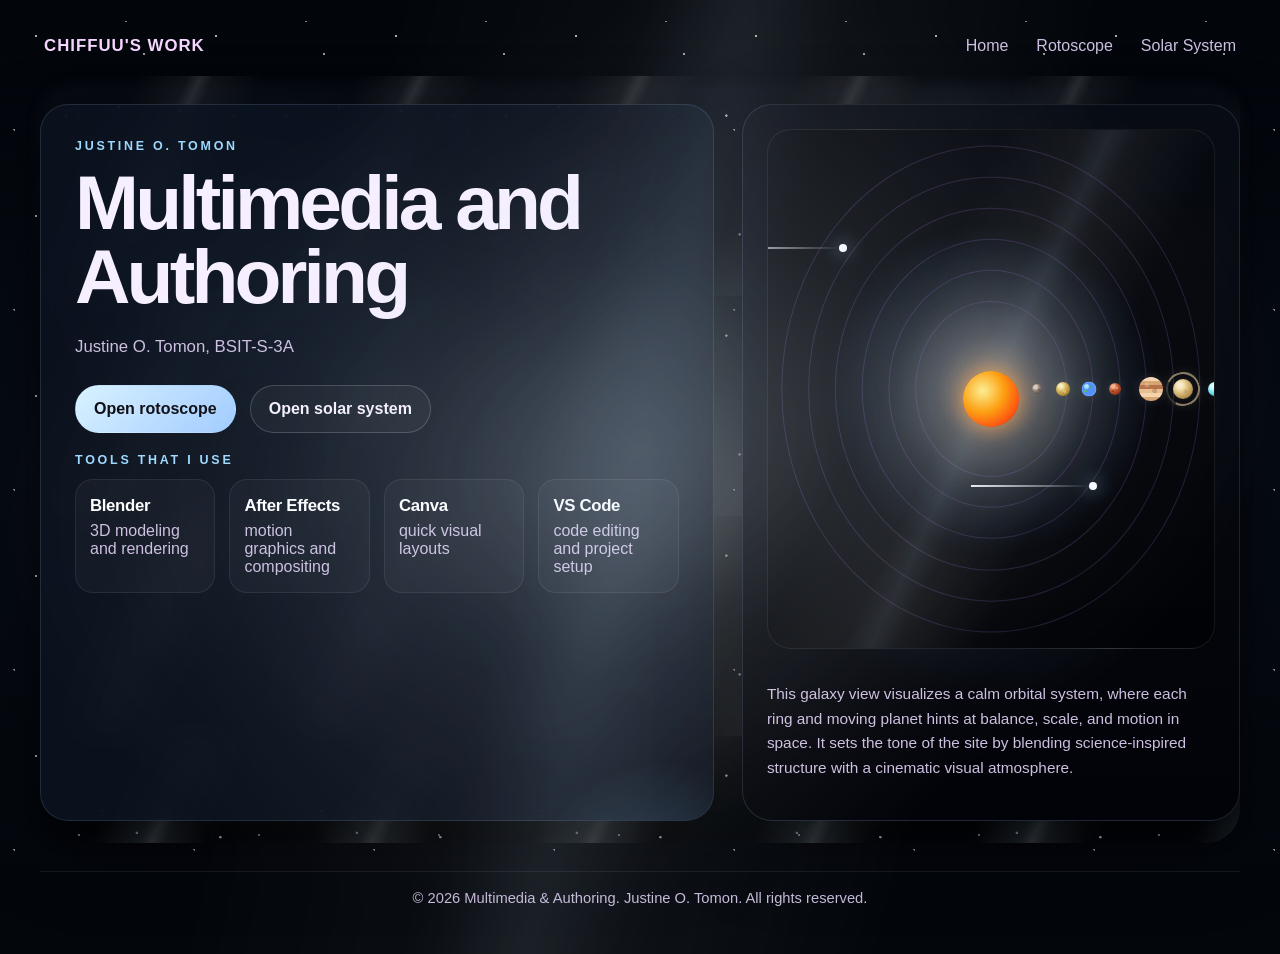
<file: index.html>
<!DOCTYPE html>
<html lang="en">
  <head>
    <meta charset="utf-8" />
    <meta name="viewport" content="width=device-width, initial-scale=1" />
    <title>Chiffuu's Home</title>
    <meta
      name="description"
      content="A three-page creative studio site with a home page, rotoscope page, and solar system page."
    />
    <link rel="stylesheet" href="styles.css" />
  </head>
  <body>
    <div class="page-shell">
      <header class="topbar">
        <a class="brand" href="index.html" aria-label="Chiffuu's work home">Chiffuu's work</a>
        <nav class="nav" aria-label="Primary">
          <a aria-current="page" href="index.html">Home</a>
          <a href="rotoscope.html">Rotoscope</a>
          <a href="solar-system.html">Solar System</a>
        </nav>
      </header>

      <main>
        <section class="hero home-hero">
          <div class="hero-copy">
            <p class="eyebrow">JUSTINE O. TOMON</p>
            <h1>Multimedia and Authoring</h1>
            <p class="hero-text">Justine O. Tomon, BSIT-S-3A</p>

            <div class="hero-actions">
              <a class="button button-primary" href="rotoscope.html">Open rotoscope</a>
              <a class="button button-secondary" href="solar-system.html">Open solar system</a>
            </div>

            <p class="eyebrow tools-heading">tools that i use</p>
            <ul class="stats tools-list" aria-label="Featured tools">
              <li>
                <span>Blender</span>
                <strong>3D modeling and rendering</strong>
              </li>
              <li>
                <span>After Effects</span>
                <strong>motion graphics and compositing</strong>
              </li>
              <li>
                <span>Canva</span>
                <strong>quick visual layouts</strong>
              </li>
              <li>
                <span>VS Code</span>
                <strong>code editing and project setup</strong>
              </li>
            </ul>
          </div>

          <aside class="orbit-card home-card galaxy-card" aria-label="Animated galaxy preview">
            <div class="galaxy-stage" aria-hidden="true">
              <div class="galaxy-glow"></div>
              <div class="sun sun-home"></div>
              <span class="orbit orbit-1"></span>
              <span class="orbit orbit-2"></span>
              <span class="orbit orbit-3"></span>
              <span class="orbit orbit-4"></span>
              <span class="orbit orbit-5"></span>
              <span class="orbit orbit-6"></span>

              <div class="planet-track track-mercury"><span class="planet mercury"></span></div>
              <div class="planet-track track-venus"><span class="planet venus"></span></div>
              <div class="planet-track track-earth"><span class="planet earth"></span></div>
              <div class="planet-track track-mars"><span class="planet mars"></span></div>
              <div class="planet-track track-jupiter"><span class="planet jupiter"></span></div>
              <div class="planet-track track-saturn"><span class="planet saturn"></span></div>
              <div class="planet-track track-uranus"><span class="planet uranus"></span></div>
              <div class="planet-track track-neptune"><span class="planet neptune"></span></div>

              <span class="comet comet-1"></span>
              <span class="comet comet-2"></span>
            </div>

            <div class="orbit-caption">
              <p>This galaxy view visualizes a calm orbital system, where each ring and moving planet hints at balance, scale, and motion in space. It sets the tone of the site by blending science-inspired structure with a cinematic visual atmosphere.</p>
            </div>
          </aside>
        </section>

      </main>
      <footer class="site-footer">
        <p>© 2026 Multimedia &amp; Authoring. Justine O. Tomon. All rights reserved.</p>
      </footer>
    </div>
  </body>
</html>
</file>
<file: styles.css>
:root {
  color-scheme: dark;
  --bg: #04070e;
  --bg-soft: #07101b;
  --panel: rgba(13, 20, 33, 0.84);
  --panel-border: rgba(170, 205, 255, 0.14);
  --text: #f6efff;
  --muted: #ccbfe0;
  --accent: #9dd9ff;
  --accent-2: #dff5ff;
  --ring: rgba(146, 190, 255, 0.18);
  --shadow: 0 28px 80px rgba(0, 0, 0, 0.45);
}

* {
  box-sizing: border-box;
}

html {
  scroll-behavior: smooth;
}

body {
  margin: 0;
  min-height: 100vh;
  color: var(--text);
  font-family: "Space Grotesk", "Trebuchet MS", "Segoe UI", sans-serif;
  background:
    radial-gradient(ellipse at center, rgba(164, 213, 255, 0.12) 0%, rgba(73, 110, 160, 0.08) 18%, transparent 38%),
    radial-gradient(circle at 50% 50%, rgba(255, 255, 255, 0.08) 0 1px, transparent 1.5px),
    radial-gradient(circle at 24% 28%, rgba(255, 255, 255, 0.9) 0 1px, transparent 1.5px),
    radial-gradient(circle at 72% 22%, rgba(255, 255, 255, 0.75) 0 1px, transparent 1.5px),
    radial-gradient(circle at 84% 68%, rgba(255, 255, 255, 0.7) 0 1px, transparent 1.5px),
    linear-gradient(180deg, #02050a 0%, #060b14 46%, #03060b 100%);
}

body::after {
  content: "";
  position: fixed;
  inset: -12% -18%;
  pointer-events: none;
  opacity: 0.75;
  background:
    radial-gradient(ellipse at 50% 50%, rgba(255, 255, 255, 0.08) 0%, rgba(255, 255, 255, 0.06) 12%, transparent 26%),
    radial-gradient(ellipse at 50% 50%, rgba(180, 220, 255, 0.16) 0%, rgba(180, 220, 255, 0.08) 18%, transparent 42%),
    radial-gradient(ellipse at 50% 50%, rgba(255, 255, 255, 0.11) 0%, transparent 55%),
    linear-gradient(115deg, transparent 32%, rgba(255, 255, 255, 0.04) 45%, rgba(210, 233, 255, 0.16) 50%, rgba(255, 255, 255, 0.06) 55%, transparent 68%);
  transform: rotate(-12deg);
  filter: blur(14px);
}

body::before {
  content: "";
  position: fixed;
  inset: 0;
  pointer-events: none;
  opacity: 0.7;
  background-image:
    radial-gradient(circle at 20% 20%, rgba(255, 255, 255, 0.95) 0 1px, transparent 1px),
    radial-gradient(circle at 80% 30%, rgba(255, 255, 255, 0.85) 0 1px, transparent 1px),
    radial-gradient(circle at 8% 72%, rgba(255, 255, 255, 0.8) 0 1px, transparent 1px),
    radial-gradient(circle at 44% 64%, rgba(255, 255, 255, 0.65) 0 1px, transparent 1px),
    radial-gradient(circle at 70% 12%, rgba(255, 255, 255, 0.7) 0 1px, transparent 1px),
    radial-gradient(circle at 50% 42%, rgba(165, 220, 255, 0.14), transparent 22%),
    radial-gradient(circle at 52% 58%, rgba(255, 255, 255, 0.08), transparent 14%);
  background-size: 180px 180px, 180px 180px, 180px 180px, 180px 180px, 180px 180px, 100% 100%, 100% 100%;
}

.age-section {
  padding: 28px 0 34px;
}

.age-section .section-heading {
  margin-bottom: 28px;
}

.age-section-heading h1 {
  margin: 0;
  font-size: 2rem;
  font-weight: 700;
}

.is-hidden {
  display: none !important;
}

.age-panel {
  padding: 32px;
  border-radius: 28px;
  background: var(--panel);
  border: 1px solid var(--panel-border);
  backdrop-filter: blur(16px);
}

.age-form {
  display: flex;
  flex-direction: column;
  gap: 16px;
}

.age-label {
  font-size: 0.95rem;
  font-weight: 600;
  color: var(--text);
}

.age-controls {
  display: flex;
  align-items: center;
  justify-content: center;
  gap: 16px;
  flex-wrap: wrap;
}

.age-input {
  flex: 1 1 300px;
  max-width: 400px;
  height: 50px;
  padding: 0 20px;
  border-radius: 8px;
  border: 1px solid var(--panel-border);
  background: rgba(13, 20, 33, 0.8);
  color: var(--text);
  font: inherit;
  font-size: 1rem;
  text-align: center;
  transition: border-color 0.2s ease, box-shadow 0.2s ease;
}

.age-input::placeholder {
  color: var(--muted);
}

.age-input:focus {
  outline: none;
  border-color: var(--accent);
  box-shadow: 0 0 0 3px rgba(157, 217, 255, 0.15);
}

.age-button {
  height: 50px;
  padding: 0 28px;
  border: none;
  border-radius: 8px;
  font-size: 1rem;
  font-weight: 600;
  white-space: nowrap;
  cursor: pointer;
}

.planet-age-summary {
  display: grid;
  grid-template-columns: repeat(3, minmax(0, 1fr));
  gap: 16px;
  margin-top: 28px;
}

.age-card {
  display: flex;
  flex-direction: column;
  align-items: center;
  justify-content: center;
  gap: 10px;
  padding: 24px 18px;
  border-radius: 16px;
  border: 1px solid var(--panel-border);
  background: rgba(13, 20, 33, 0.6);
  text-align: center;
  transition: transform 0.2s ease, border-color 0.2s ease;
}

.age-card:hover {
  transform: translateY(-2px);
  border-color: rgba(157, 217, 255, 0.3);
}

.age-card h3 {
  margin: 0;
  font-size: 1.2rem;
  font-weight: 700;
  color: var(--text);
}

.age-card p {
  margin: 0;
  font-size: 0.9rem;
  color: var(--muted);
}

.age-card .age-value {
  font-weight: 700;
  font-size: 1rem;
  color: var(--accent);
  margin-bottom: 4px;
}

.age-card .rev-value {
  font-size: 0.85rem;
}

 .hero {
   display: grid;
   grid-template-columns: minmax(0, 1.15fr) minmax(320px, 0.85fr);
   gap: 28px;
   align-items: center;
   padding: 28px 0 22px;
 }

body {
  margin: 0;
  min-height: 100vh;
  color: var(--text);
  font-family: "Space Grotesk", "Trebuchet MS", "Segoe UI", sans-serif;
  background:
    radial-gradient(ellipse at center, rgba(164, 213, 255, 0.12) 0%, rgba(73, 110, 160, 0.08) 18%, transparent 38%),
    radial-gradient(circle at 50% 50%, rgba(255, 255, 255, 0.08) 0 1px, transparent 1.5px),
    radial-gradient(circle at 24% 28%, rgba(255, 255, 255, 0.9) 0 1px, transparent 1.5px),
    radial-gradient(circle at 72% 22%, rgba(255, 255, 255, 0.75) 0 1px, transparent 1.5px),
    radial-gradient(circle at 84% 68%, rgba(255, 255, 255, 0.7) 0 1px, transparent 1.5px),
    linear-gradient(180deg, #02050a 0%, #060b14 46%, #03060b 100%);
}

body::after {
  content: "";
  position: fixed;
  inset: -12% -18%;
  pointer-events: none;
  opacity: 0.75;
  background:
    radial-gradient(ellipse at 50% 50%, rgba(255, 255, 255, 0.08) 0%, rgba(255, 255, 255, 0.06) 12%, transparent 26%),
    radial-gradient(ellipse at 50% 50%, rgba(180, 220, 255, 0.16) 0%, rgba(180, 220, 255, 0.08) 18%, transparent 42%),
    radial-gradient(ellipse at 50% 50%, rgba(255, 255, 255, 0.11) 0%, transparent 55%),
    linear-gradient(115deg, transparent 32%, rgba(255, 255, 255, 0.04) 45%, rgba(210, 233, 255, 0.16) 50%, rgba(255, 255, 255, 0.06) 55%, transparent 68%);
  transform: rotate(-12deg);
  filter: blur(14px);
}

body::before {
  content: "";
  position: fixed;
  inset: 0;
  pointer-events: none;
  opacity: 0.7;
  background-image:
    radial-gradient(circle at 20% 20%, rgba(255, 255, 255, 0.95) 0 1px, transparent 1px),
    radial-gradient(circle at 80% 30%, rgba(255, 255, 255, 0.85) 0 1px, transparent 1px),
    radial-gradient(circle at 8% 72%, rgba(255, 255, 255, 0.8) 0 1px, transparent 1px),
    radial-gradient(circle at 44% 64%, rgba(255, 255, 255, 0.65) 0 1px, transparent 1px),
    radial-gradient(circle at 70% 12%, rgba(255, 255, 255, 0.7) 0 1px, transparent 1px),
    radial-gradient(circle at 50% 42%, rgba(165, 220, 255, 0.14), transparent 22%),
    radial-gradient(circle at 52% 58%, rgba(255, 255, 255, 0.08), transparent 14%);
  background-size: 180px 180px, 180px 180px, 180px 180px, 180px 180px, 180px 180px, 100% 100%, 100% 100%;
}

a {
  color: inherit;
  text-decoration: none;
}

.page-shell {
  width: min(1200px, calc(100% - 32px));
  margin: 0 auto;
  padding: 22px 0 48px;
}

.home-hero .hero-copy,
.rotoscope-copy {
  min-height: 100%;
}

.home-hero {
  position: relative;
}

.home-hero::before {
  content: "";
  position: absolute;
  inset: 8px 0 0;
  z-index: -1;
  border-radius: 34px;
  background:
    radial-gradient(ellipse at 50% 54%, rgba(220, 238, 255, 0.2) 0%, rgba(220, 238, 255, 0.08) 10%, transparent 22%),
    radial-gradient(ellipse at 50% 54%, rgba(255, 255, 255, 0.08) 0%, transparent 34%),
    radial-gradient(circle at 18% 26%, rgba(89, 142, 205, 0.22), transparent 18%),
    radial-gradient(circle at 76% 20%, rgba(177, 225, 255, 0.18), transparent 16%),
    radial-gradient(circle at 54% 78%, rgba(255, 255, 255, 0.08), transparent 16%),
    linear-gradient(180deg, rgba(8, 12, 20, 0.76), rgba(2, 4, 8, 0.86));
  filter: blur(6px);
}

.home-hero::after {
  content: "";
  position: absolute;
  inset: 0;
  z-index: -1;
  border-radius: 34px;
  opacity: 0.7;
  background-image:
    linear-gradient(115deg, transparent 30%, rgba(250, 251, 255, 0.08) 46%, rgba(255, 255, 255, 0.2) 50%, rgba(255, 255, 255, 0.08) 54%, transparent 70%),
    radial-gradient(circle at 12% 18%, rgba(255, 255, 255, 0.95) 0 1px, transparent 1.5px),
    radial-gradient(circle at 28% 34%, rgba(255, 255, 255, 0.82) 0 1px, transparent 1.5px),
    radial-gradient(circle at 64% 16%, rgba(255, 255, 255, 0.76) 0 1px, transparent 1.5px),
    radial-gradient(circle at 82% 46%, rgba(255, 255, 255, 0.9) 0 1px, transparent 1.5px),
    radial-gradient(circle at 18% 72%, rgba(255, 255, 255, 0.74) 0 1px, transparent 1.5px),
    radial-gradient(circle at 56% 68%, rgba(255, 255, 255, 0.8) 0 1px, transparent 1.5px),
    radial-gradient(circle at 74% 82%, rgba(255, 255, 255, 0.9) 0 1px, transparent 1.5px),
    radial-gradient(circle at 36% 14%, rgba(255, 255, 255, 0.7) 0 1px, transparent 1.5px),
    radial-gradient(circle at 44% 44%, rgba(255, 255, 255, 0.66) 0 1px, transparent 1.5px),
    radial-gradient(circle at 88% 18%, rgba(255, 255, 255, 0.84) 0 1px, transparent 1.5px),
    radial-gradient(circle at 51% 49%, rgba(170, 220, 255, 0.12), transparent 34%);
  background-size: 220px 220px, 220px 220px, 220px 220px, 220px 220px, 220px 220px, 220px 220px, 220px 220px, 220px 220px, 220px 220px, 220px 220px, 220px 220px;
}

.topbar {
  display: flex;
  align-items: center;
  justify-content: space-between;
  gap: 24px;
  padding: 14px 4px 20px;
}

.brand {
  font-size: 1.05rem;
  font-weight: 700;
  letter-spacing: 0.06em;
  text-transform: uppercase;
  color: #f6d6ff;
}

.nav {
  display: flex;
  align-items: center;
  gap: 28px;
  color: var(--muted);
}

.nav a {
  position: relative;
  font-weight: 500;
  transition: color 0.2s ease;
}

.nav a:hover,
.nav a:focus-visible {
  color: var(--text);
}

.hero {
  display: grid;
  grid-template-columns: minmax(0, 1.15fr) minmax(320px, 0.85fr);
  gap: 28px;
  align-items: center;
  padding: 28px 0 22px;
}

.hero-copy,
.orbit-card,
.planet-panel,
.info-card {
  border: 1px solid var(--panel-border);
  background: var(--panel);
  backdrop-filter: blur(16px);
  box-shadow: var(--shadow);
}

.hero-copy {
  padding: 34px;
  border-radius: 28px;
  position: relative;
  overflow: hidden;
}

.hero-copy::after {
  content: "";
  position: absolute;
  inset: auto -10% -25% auto;
  width: 240px;
  height: 240px;
  border-radius: 50%;
  background: radial-gradient(circle, rgba(145, 210, 255, 0.22), transparent 70%);
}

.home-card {
  padding: 22px;
}

.galaxy-card {
  background:
    radial-gradient(circle at 50% 50%, rgba(183, 226, 255, 0.18), transparent 13%),
    radial-gradient(circle at 50% 50%, rgba(54, 84, 126, 0.3), transparent 54%),
    linear-gradient(180deg, rgba(8, 12, 20, 0.95), rgba(2, 3, 8, 0.98));
  overflow: hidden;
}

.galaxy-stage {
  position: relative;
  min-height: 520px;
  border-radius: 24px;
  overflow: hidden;
  background:
    linear-gradient(115deg, transparent 34%, rgba(255, 255, 255, 0.05) 46%, rgba(220, 236, 255, 0.12) 50%, rgba(255, 255, 255, 0.05) 54%, transparent 66%),
    radial-gradient(circle at 50% 50%, rgba(255, 194, 112, 0.22), transparent 16%),
    radial-gradient(circle at 50% 50%, rgba(130, 178, 225, 0.16), transparent 48%),
    linear-gradient(180deg, rgba(7, 10, 16, 0.94), rgba(1, 2, 6, 0.98));
  border: 1px solid rgba(255, 255, 255, 0.08);
  animation: drift 18s ease-in-out infinite;
}

.galaxy-glow {
  position: absolute;
  inset: 9% 11%;
  border-radius: 50%;
  background:
    radial-gradient(circle, rgba(214, 238, 255, 0.18), transparent 36%),
    radial-gradient(circle, rgba(255, 214, 164, 0.14), transparent 50%),
    radial-gradient(circle, rgba(124, 174, 228, 0.18), transparent 60%);
  filter: blur(10px);
  animation: pulse 8s ease-in-out infinite;
}

.sun-home {
  width: 62px;
  box-shadow:
    0 0 30px rgba(255, 216, 153, 0.95),
    0 0 90px rgba(255, 179, 92, 0.3);
  animation: sunPulse 6s ease-in-out infinite;
}

.planet-track {
  position: absolute;
  inset: 0;
  animation: orbitSpin linear infinite;
  transform-origin: center;
  pointer-events: none;
}

.planet-track .planet {
  left: 50%;
  top: 50%;
  transform: translate(-50%, -50%) translateX(var(--orbit-radius));
}

.track-mercury {
  inset: 43% 43%;
  animation-duration: 8s;
  --orbit-radius: 46px;
}

.track-venus {
  inset: 34% 34%;
  animation-duration: 11s;
  --orbit-radius: 72px;
}

.track-earth {
  inset: 28% 28%;
  animation-duration: 14s;
  --orbit-radius: 98px;
}

.track-mars {
  inset: 22% 22%;
  animation-duration: 18s;
  --orbit-radius: 124px;
}

.track-jupiter {
  inset: 15% 15%;
  animation-duration: 22s;
  --orbit-radius: 160px;
}

.track-saturn {
  inset: 10% 10%;
  animation-duration: 26s;
  --orbit-radius: 192px;
}

.track-uranus {
  inset: 5% 5%;
  animation-duration: 30s;
  --orbit-radius: 224px;
}

.track-neptune {
  inset: 0;
  animation-duration: 34s;
  --orbit-radius: 248px;
}

.comet {
  position: absolute;
  width: 8px;
  height: 8px;
  border-radius: 50%;
  background: #f6fbff;
  box-shadow: 0 0 18px rgba(180, 235, 255, 0.9);
}

.comet::after {
  content: "";
  position: absolute;
  right: 6px;
  top: 50%;
  width: 120px;
  height: 2px;
  transform: translateY(-50%);
  background: linear-gradient(90deg, rgba(246, 251, 255, 0.92), transparent);
}

.comet-1 {
  left: 16%;
  top: 22%;
  animation: cometFly 10s linear infinite;
}

.comet-2 {
  left: 72%;
  top: 68%;
  animation: cometFlyReverse 14s linear infinite;
}
}

.home-grid {
  grid-template-columns: repeat(3, minmax(0, 1fr));
}

.intro-grid {
  padding-top: 10px;
}

.site-footer {
  margin-top: 28px;
  padding: 18px 4px 0;
  border-top: 1px solid rgba(255, 255, 255, 0.08);
  color: var(--muted);
  font-size: 0.92rem;
  text-align: center;
}

.site-footer p {
  margin: 0;
}

.rotoscope-hero .hero-copy {
  background:
    linear-gradient(180deg, rgba(32, 32, 32, 0.96), rgba(15, 15, 18, 0.9)),
    var(--panel);
}

.rotoscope-hero .hero-copy::after {
  background: radial-gradient(circle, rgba(255, 255, 255, 0.16), transparent 68%);
  animation: rotoscopeGlow 7s ease-in-out infinite;
}

.rotoscope-panel {
  background:
    linear-gradient(180deg, rgba(28, 28, 28, 0.96), rgba(8, 8, 10, 0.95)),
    var(--panel);
}

.rotoscope-panel::before {
  content: "";
  position: absolute;
  inset: 0;
  border-radius: inherit;
  pointer-events: none;
  background:
    linear-gradient(115deg, transparent 24%, rgba(255, 255, 255, 0.06) 48%, transparent 72%),
    linear-gradient(180deg, rgba(255, 255, 255, 0.03), transparent 28%, rgba(255, 255, 255, 0.02));
  mix-blend-mode: screen;
  animation: filmSweep 8s linear infinite;
}

.frame-stack {
  position: relative;
  min-height: 520px;
}

.frame {
  position: absolute;
  inset: 10% 12%;
  border-radius: 28px;
  border: 2px solid rgba(255, 255, 255, 0.15);
  background: linear-gradient(135deg, rgba(255, 255, 255, 0.03), rgba(255, 255, 255, 0));
  transform-origin: center;
}

/* Background animation canvas and nebula */
#bg-canvas {
  position: fixed;
  inset: 0;
  width: 100%;
  height: 100%;
  z-index: -2;
  display: block;
  pointer-events: none;
}

.bg-nebula {
  position: fixed;
  inset: -10% -20%;
  z-index: -3;
  pointer-events: none;
  background: radial-gradient(ellipse at 30% 30%, rgba(80,120,170,0.12), transparent 30%),
              radial-gradient(ellipse at 70% 60%, rgba(200,120,160,0.08), transparent 34%),
              radial-gradient(ellipse at 50% 70%, rgba(160,200,255,0.06), transparent 40%);
  filter: blur(28px) saturate(1.05);
  opacity: 0.62;
  mix-blend-mode: screen;
  animation: nebulaDrift 36s ease-in-out infinite;
}

@keyframes nebulaDrift {
  0% { transform: translate3d(0,0,0) scale(1); }
  50% { transform: translate3d(-3%,1.5%,0) scale(1.02); }
  100% { transform: translate3d(0,0,0) scale(1); }
}

/* small performance-friendly reduced-res overlay for subtle parallax */
.bg-parallax {
  position: fixed;
  inset: 0;
  z-index: -1;
  background-image: radial-gradient(circle at 20% 30%, rgba(255,255,255,0.02) 0 1px, transparent 1.5px), radial-gradient(circle at 80% 70%, rgba(255,255,255,0.02) 0 1px, transparent 1.5px);
  background-size: 240px 240px, 360px 360px;
  opacity: 0.65;
  pointer-events: none;
  transform: translateZ(0);
  will-change: transform, opacity;
}

@media (prefers-reduced-motion: reduce) {
  .bg-nebula,
  #bg-canvas {
    animation: none;
  }
}

/* Background toggle button */
.bg-toggle {
  position: fixed;
  right: 16px;
  top: 16px;
  z-index: 9999;
  background: linear-gradient(180deg, rgba(255,255,255,0.06), rgba(255,255,255,0.02));
  color: var(--text);
  border: 1px solid rgba(255,255,255,0.06);
  padding: 8px 12px;
  border-radius: 999px;
  font-size: 0.9rem;
  box-shadow: 0 6px 18px rgba(0,0,0,0.45);
  cursor: pointer;
  backdrop-filter: blur(6px);
}

.bg-toggle[aria-pressed="true"] {
  background: linear-gradient(180deg, rgba(160,200,255,0.08), rgba(120,170,220,0.04));
  color: #fff;
  border-color: rgba(150,200,255,0.18);
}

.bg-toggle:focus {
  outline: 2px solid rgba(150,200,255,0.12);
  outline-offset: 2px;
}

.frame::before,
.frame::after {
  content: "";
  position: absolute;
  inset: 18px;
  border-radius: 20px;
  border: 1px dashed rgba(255, 255, 255, 0.12);
}

.frame-a {
  transform: rotate(-6deg) translate(2%, 2%);
  background: linear-gradient(135deg, rgba(255, 255, 255, 0.06), rgba(255, 255, 255, 0.01));
  animation: frameDriftA 9s ease-in-out infinite;
}

.frame-b {
  transform: rotate(2deg) translate(-1%, -1%);
  animation: frameDriftB 11s ease-in-out infinite;
}

.frame-c {
  transform: rotate(-2deg) translate(4%, -2%);
  inset: 18% 20%;
  animation: frameDriftC 13s ease-in-out infinite;
}

.frame-d {
  transform: rotate(5deg) translate(-3%, 5%);
  inset: 24% 16%;
  border-color: rgba(255, 210, 160, 0.2);
  animation: frameDriftD 10s ease-in-out infinite;
}

.video-box {
  display: grid;
  grid-template-columns: 1fr 1fr;
  gap: 20px;
  padding: 16px;
  border-radius: 20px;
  border: 1px solid rgba(255, 255, 255, 0.12);
  background:
    linear-gradient(135deg, rgba(255, 255, 255, 0.06), rgba(255, 255, 255, 0.01)),
    linear-gradient(180deg, rgba(255, 153, 84, 0.16), rgba(153, 102, 255, 0.08));
  backdrop-filter: blur(12px);
}

.video-player {
  border-radius: 12px;
  overflow: hidden;
  background: rgba(0, 0, 0, 0.3);
}

.video-player iframe {
  display: block;
  border: none;
}

.video-player video {
  display: block;
  width: 100%;
  border: none;
}

.video-placeholder {
  display: flex;
  align-items: center;
  justify-content: center;
  min-height: 220px;
  padding: 24px;
  text-align: center;
  background:
    linear-gradient(180deg, rgba(255, 255, 255, 0.05), rgba(255, 255, 255, 0.02)),
    rgba(0, 0, 0, 0.3);
}

.video-placeholder-note {
  margin: 0;
  max-width: 24ch;
  color: rgba(246, 239, 255, 0.72);
  font-size: 0.98rem;
  line-height: 1.6;
}

.video-info {
  display: flex;
  flex-direction: column;
  justify-content: flex-start;
  gap: 12px;
}

.video-title {
  margin: 0;
  font-size: 1.32rem;
  font-weight: 700;
  color: #f6efff;
  letter-spacing: -0.03em;
}

.video-description {
  margin: 0;
  font-size: 0.95rem;
  color: rgba(246, 239, 255, 0.7);
  line-height: 1.5;
  flex-grow: 1;
}

.video-link {
  display: inline-flex;
  align-items: center;
  justify-content: center;
  min-height: 40px;
  padding: 0 16px;
  border-radius: 12px;
  font-weight: 600;
  font-size: 0.95rem;
  color: #0c0b12;
  background: linear-gradient(135deg, #d9f2ff, #9fcbff);
  border: none;
  transition: transform 0.2s ease, box-shadow 0.2s ease;
  cursor: pointer;
}

.video-link:hover,
.video-link:focus-visible {
  transform: translateY(-2px);
  box-shadow: 0 8px 24px rgba(157, 217, 255, 0.3);
  text-decoration: none;
}

.video-link:active {
  transform: translateY(0);
}

.blender-download {
  display: flex;
  align-items: center;
  justify-content: center;
  gap: 8px;
  width: 100%;
  max-width: 100%;
  min-height: 48px;
  padding: 0 24px;
  border-radius: 999px;
  font-weight: 700;
  font-size: 1rem;
  letter-spacing: 0.03em;
  color: #ffffff;
  background: linear-gradient(135deg, #ff8800, #ff6b00);
  border: 2px solid rgba(255, 180, 50, 0.4);
  transition: transform 0.2s ease, box-shadow 0.2s ease, background 0.2s ease;
  cursor: pointer;
  text-decoration: none;
  box-sizing: border-box;
}

.blender-download:hover,
.blender-download:focus-visible {
  transform: scale(1.05);
  background: linear-gradient(135deg, #ff9920, #ff7d1a);
  box-shadow: 0 12px 32px rgba(255, 136, 0, 0.35), 0 0 20px rgba(255, 136, 0, 0.15);
  outline: none;
}

.blender-download:active {
  transform: scale(0.98);
}

.rotoscope-mark {
  background: linear-gradient(135deg, #f7f0ea, #626262);
}

.rotoscope-grid {
  grid-template-columns: repeat(4, minmax(0, 1fr));
}

.eyebrow {
  margin: 0 0 12px;
  color: var(--accent);
  text-transform: uppercase;
  letter-spacing: 0.22em;
  font-size: 0.78rem;
  font-weight: 700;
}

.hero h1,
.section-heading h2 {
  margin: 0;
  line-height: 0.97;
  letter-spacing: -0.05em;
}

.hero h1 {
  max-width: 12ch;
  font-size: clamp(2.8rem, 6vw, 5.6rem);
}

.hero-text {
  max-width: 58ch;
  margin: 18px 0 0;
  color: var(--muted);
  font-size: 1.05rem;
  line-height: 1.75;
}

.hero-actions {
  display: flex;
  flex-wrap: wrap;
  gap: 14px;
  margin-top: 24px;
}

.button {
  display: inline-flex;
  align-items: center;
  justify-content: center;
  min-height: 48px;
  padding: 0 18px;
  border-radius: 999px;
  font-weight: 700;
  border: 1px solid transparent;
}

.button-primary {
  color: #0c0b12;
  background: linear-gradient(135deg, #d9f2ff, #9fcbff);
}

.button-secondary {
  color: var(--text);
  border-color: rgba(255, 255, 255, 0.18);
  background: rgba(255, 255, 255, 0.04);
}

.button:hover,
.button:focus-visible {
  transform: translateY(-1px);
}

.stats {
  display: grid;
  grid-template-columns: repeat(4, minmax(0, 1fr));
  gap: 14px;
  padding: 0;
  margin: 26px 0 0;
  list-style: none;
}

.tools-heading {
  margin-top: 20px;
  margin-bottom: 12px;
}

.tools-list {
  margin-top: 0;
}

.stats li {
  padding: 16px 14px;
  border-radius: 18px;
  background: rgba(255, 255, 255, 0.03);
  border: 1px solid rgba(255, 255, 255, 0.08);
}

.stats span {
  display: block;
  font-size: 1.22rem;
  font-weight: 700;
  color: #ffffff;
}

.tools-list span {
  font-size: 1.05rem;
  letter-spacing: -0.02em;
}

.stats strong {
  display: block;
  margin-top: 6px;
  color: var(--muted);
  font-weight: 500;
}

.orbit-card {
  min-height: 620px;
  border-radius: 30px;
  padding: 24px;
  display: grid;
  grid-template-rows: 1fr auto;
  gap: 18px;
}

.orbit-map {
  position: relative;
  min-height: 520px;
  border-radius: 24px;
  overflow: hidden;
  background:
    radial-gradient(circle at 50% 50%, rgba(255, 194, 112, 0.35), transparent 17%),
    radial-gradient(circle at center, rgba(130, 178, 225, 0.22), transparent 65%),
    linear-gradient(180deg, rgba(7, 10, 16, 0.88), rgba(1, 2, 6, 0.96));
  border: 1px solid rgba(255, 255, 255, 0.06);
  animation: drift 18s ease-in-out infinite;
}

.orbit-map::before {
  content: "";
  position: absolute;
  inset: 12% 14%;
  border-radius: 50%;
  border: 1px solid var(--ring);
  box-shadow:
    0 0 0 24px rgba(177, 95, 255, 0.03),
    0 0 0 48px rgba(177, 95, 255, 0.02),
    0 0 0 72px rgba(177, 95, 255, 0.01);
}

.sun {
  position: absolute;
  left: 50%;
  top: 52%;
  width: 56px;
  aspect-ratio: 1;
  border-radius: 50%;
  transform: translate(-50%, -50%);
  background: radial-gradient(circle at 35% 35%, #ffef8a 0, #ff9a00 42%, #ff4d00 72%, #9d1f00 100%);
  box-shadow: 0 0 22px rgba(255, 156, 64, 0.85), 0 0 80px rgba(255, 115, 0, 0.35);
}

.orbit {
  position: absolute;
  left: 50%;
  top: 50%;
  border-radius: 50%;
  border: 1px solid rgba(183, 126, 255, 0.18);
  transform: translate(-50%, -50%);
}

.orbit-1 { width: 34%; height: 34%; }
.orbit-2 { width: 46%; height: 46%; }
.orbit-3 { width: 58%; height: 58%; }
.orbit-4 { width: 70%; height: 70%; }
.orbit-5 { width: 82%; height: 82%; }
.orbit-6 { width: 94%; height: 94%; }

.planet {
  position: absolute;
  left: 50%;
  top: 50%;
  border-radius: 50%;
  transform-origin: center;
  overflow: visible;
  box-shadow: 0 0 12px rgba(255, 255, 255, 0.12);
}

.planet::before,
.planet::after {
  content: "";
  position: absolute;
  inset: 0;
  border-radius: 50%;
}

.mercury {
  width: 10px;
  height: 10px;
  background: radial-gradient(circle at 35% 30%, #d9c8b8 0 18%, #8f7f74 38%, #5b4f47 70%, #3f3631 100%);
  transform: translate(120px, -78px);
}

.mercury::before {
  background:
    radial-gradient(circle at 28% 32%, rgba(255, 255, 255, 0.18) 0 6%, transparent 6.5%),
    radial-gradient(circle at 70% 62%, rgba(0, 0, 0, 0.16) 0 10%, transparent 10.5%);
}

.venus {
  width: 14px;
  height: 14px;
  background: radial-gradient(circle at 35% 30%, #f6e6ab 0 16%, #d8b85d 36%, #ab7f22 72%, #725214 100%);
  transform: translate(95px, -26px);
}

.venus::before {
  background:
    radial-gradient(circle at 35% 28%, rgba(255, 255, 255, 0.26) 0 14%, transparent 14.5%),
    radial-gradient(circle at 62% 66%, rgba(250, 232, 170, 0.28) 0 12%, transparent 12.5%);
  mix-blend-mode: screen;
}

.earth {
  width: 15px;
  height: 15px;
  background:
    radial-gradient(circle at 34% 32%, #8dd6ff 0 18%, transparent 18.5%),
    radial-gradient(circle at 50% 52%, #4f8ef7 0 64%, #173d96 100%);
  transform: translate(80px, 34px);
}

.earth::before {
  background:
    radial-gradient(circle at 34% 30%, rgba(255, 255, 255, 0.45) 0 8%, transparent 8.5%),
    radial-gradient(circle at 28% 62%, rgba(89, 186, 100, 0.8) 0 10%, transparent 10.5%),
    radial-gradient(circle at 62% 40%, rgba(73, 170, 106, 0.75) 0 11%, transparent 11.5%);
}

.earth::after {
  box-shadow: 0 0 0 1px rgba(148, 220, 255, 0.24) inset;
}

.mars {
  width: 12px;
  height: 12px;
  background: radial-gradient(circle at 35% 28%, #f3b28f 0 14%, #c95c2f 34%, #9a3117 70%, #5f1d10 100%);
  transform: translate(92px, -5px);
}

.mars::before {
  background:
    radial-gradient(circle at 68% 42%, rgba(255, 226, 207, 0.4) 0 8%, transparent 8.5%),
    radial-gradient(circle at 32% 68%, rgba(58, 16, 6, 0.32) 0 9%, transparent 9.5%);
}

.jupiter {
  width: 24px;
  height: 24px;
  background:
    linear-gradient(180deg, rgba(255, 255, 255, 0.08), transparent 24%),
    repeating-linear-gradient(
      180deg,
      #f4d2ad 0 4px,
      #d7a36f 4px 8px,
      #b67148 8px 12px,
      #e9bf91 12px 16px
    );
  transform: translate(82px, -96px);
}

.jupiter::before {
  background:
    radial-gradient(circle at 33% 34%, rgba(255, 255, 255, 0.2) 0 10%, transparent 10.5%),
    radial-gradient(circle at 66% 58%, rgba(120, 58, 22, 0.25) 0 12%, transparent 12.5%);
}

.saturn {
  width: 20px;
  height: 20px;
  background: radial-gradient(circle at 35% 32%, #f7e7bf 0 16%, #e4c98a 34%, #b08a49 72%, #7f602e 100%);
  transform: translate(87px, -55px);
}

.saturn::before {
  inset: -7px;
  border-radius: 50%;
  border: 2px solid rgba(240, 217, 167, 0.55);
  border-left-color: rgba(243, 228, 192, 0.18);
  transform: rotate(-18deg);
  box-shadow: 0 0 12px rgba(255, 231, 173, 0.1);
}

.saturn::after {
  background:
    radial-gradient(circle at 34% 28%, rgba(255, 255, 255, 0.25) 0 10%, transparent 10.5%),
    radial-gradient(circle at 63% 62%, rgba(161, 120, 55, 0.22) 0 11%, transparent 11.5%);
}

.uranus {
  width: 14px;
  height: 14px;
  background: radial-gradient(circle at 35% 30%, #d7fbff 0 16%, #85e8f5 40%, #3cb4d2 76%, #1d6f92 100%);
  transform: translate(44px, -158px);
}

.uranus::before {
  background: radial-gradient(circle at 36% 28%, rgba(255, 255, 255, 0.28) 0 10%, transparent 10.5%);
}

.neptune {
  width: 13px;
  height: 13px;
  background: radial-gradient(circle at 35% 30%, #c1dbff 0 14%, #6e99ff 38%, #2e59cd 74%, #17327f 100%);
  transform: translate(16px, -176px);
}

.neptune::before {
  background: radial-gradient(circle at 34% 28%, rgba(255, 255, 255, 0.24) 0 9%, transparent 9.5%);
}

.orbit-caption {
  color: var(--muted);
  font-size: 0.96rem;
  line-height: 1.6;
}

.section {
  padding: 18px 0 0;
}

.section-heading {
  display: grid;
  gap: 8px;
  max-width: 58rem;
  margin-bottom: 18px;
}

.section-heading h2 {
  font-size: clamp(2rem, 4vw, 3.3rem);
  max-width: 16ch;
}

.planet-grid,
.gallery-layout {
  display: grid;
  gap: 16px;
}

.planet-grid {
  grid-template-columns: repeat(5, minmax(0, 1fr));
}

.planet-panel,
.info-card {
  border-radius: 22px;
  padding: 20px;
}

.planet-link {
  display: flex;
  flex-direction: column;
  justify-content: space-between;
  color: inherit;
  text-decoration: none;
  transition: transform 0.2s ease, border-color 0.2s ease, box-shadow 0.2s ease;
  height: 100%;
}

.planet-link:hover,
.planet-link:focus-visible {
  transform: translateY(-3px);
  border-color: rgba(157, 217, 255, 0.34);
  box-shadow: 0 0 0 1px rgba(255, 255, 255, 0.04) inset, 0 24px 60px rgba(0, 0, 0, 0.45);
  outline: none;
}

.planet-panel h3,
.info-card h3 {
  margin: 14px 0 8px;
  font-size: 1.22rem;
}

.planet-panel p,
.info-card p {
  margin: 0;
  color: var(--muted);
  line-height: 1.7;
}

.planet-panel {
  display: flex;
  flex-direction: column;
  gap: 0;
}

.planet-cta {
  display: inline-flex;
  align-items: center;
  justify-content: center;
  width: fit-content;
  margin-top: 18px;
  padding: 10px 14px;
  border-radius: 999px;
  font-size: 0.86rem;
  font-weight: 700;
  letter-spacing: 0.04em;
  text-transform: uppercase;
  color: #08101e;
  background: linear-gradient(135deg, #d9f2ff, #9fcbff);
  box-shadow: 0 8px 20px rgba(157, 217, 255, 0.18);
}

.weekly-section {
  padding-top: 34px;
}

.apps-section {
  padding-top: 34px;
}

.rotoscope-video-section {
  padding-top: 34px;
}

.rotoscope-video-box {
  max-width: 100%;
}

.application-panel {
  border-radius: 24px;
  border: 1px solid rgba(157, 217, 255, 0.22);
  background:
    linear-gradient(180deg, rgba(10, 18, 33, 0.96), rgba(6, 11, 22, 0.98)),
    var(--panel);
  box-shadow:
    0 0 0 1px rgba(255, 255, 255, 0.03) inset,
    0 18px 48px rgba(0, 0, 0, 0.38);
  padding: 18px;
}

.application-panel-empty {
  display: grid;
  grid-template-rows: 1fr auto;
  gap: 14px;
  min-height: 100%;
}

.applications-placeholder {
  min-height: 270px;
}

.application-copy h3 {
  margin: 0 0 8px;
  font-size: 1.28rem;
  letter-spacing: -0.03em;
}

.application-copy p {
  margin: 0;
  color: rgba(236, 245, 255, 0.82);
  line-height: 1.65;
}

.application-video-box {
  grid-template-columns: 1fr;
  padding: 12px;
  gap: 14px;
}

.application-video-box .video-player {
  min-height: 220px;
}

.apps-inline {
  margin-top: 24px;
}

.apps-heading-block h2 {
  font-size: 1.28rem;
  max-width: none;
}

.apps-grid {
  display: grid;
  grid-template-columns: repeat(2, minmax(0, 1fr));
  gap: 20px;
}

.apps-grid-inline {
  gap: 14px;
}

.app-card {
  border-radius: 24px;
  border: 1px solid rgba(157, 217, 255, 0.22);
  background:
    linear-gradient(180deg, rgba(10, 18, 33, 0.96), rgba(6, 11, 22, 0.98)),
    var(--panel);
  box-shadow:
    0 0 0 1px rgba(255, 255, 255, 0.03) inset,
    0 18px 48px rgba(0, 0, 0, 0.38);
  padding: 16px;
}

.app-image {
  width: 100%;
  aspect-ratio: 16 / 8.3;
  object-fit: cover;
  border-radius: 16px;
  border: 1px solid rgba(255, 255, 255, 0.15);
}

.app-card h3 {
  margin: 12px 0 6px;
  font-size: 1.08rem;
  letter-spacing: -0.03em;
}

.app-card p {
  margin: 0;
  color: rgba(236, 245, 255, 0.82);
  line-height: 1.55;
  font-size: 0.93rem;
}

.weekly-heading {
  margin-bottom: 22px;
}

.weekly-heading h2 {
  max-width: none;
}

.weekly-grid {
  display: grid;
  grid-template-columns: repeat(3, minmax(0, 1fr));
  gap: 28px;
}

.weekly-card {
  display: grid;
  gap: 18px;
  padding: 24px;
  border-radius: 28px;
  border: 1px solid rgba(157, 217, 255, 0.22);
  background:
    linear-gradient(180deg, rgba(10, 18, 33, 0.96), rgba(6, 11, 22, 0.98)),
    var(--panel);
  box-shadow:
    0 0 0 1px rgba(255, 255, 255, 0.03) inset,
    0 18px 48px rgba(0, 0, 0, 0.38);
}

.weekly-card-head {
  display: flex;
  align-items: center;
  justify-content: space-between;
  gap: 16px;
}

.weekly-card-head h3 {
  margin: 0;
  font-size: clamp(1.5rem, 2vw, 2.3rem);
  color: #edf7ff;
  letter-spacing: -0.04em;
}

.progress-ring {
  --progress-size: 58px;
  --progress-color: #d9f2ff;
  width: var(--progress-size);
  height: var(--progress-size);
  display: grid;
  place-items: center;
  border-radius: 50%;
  font-size: 0.86rem;
  font-weight: 700;
  color: #eff9ff;
  background:
    radial-gradient(circle at center, rgba(9, 18, 34, 0.96) 60%, transparent 61%),
    conic-gradient(var(--progress-color) calc(var(--progress) * 1%), rgba(157, 217, 255, 0.18) 0);
  box-shadow: 0 0 0 1px rgba(255, 255, 255, 0.05) inset;
}

.weekly-preview {
  position: relative;
  min-height: 214px;
  border-radius: 18px;
  overflow: hidden;
  background:
    linear-gradient(180deg, rgba(53, 157, 214, 0.76), rgba(12, 37, 68, 0.96));
}

.weekly-preview::before,
.weekly-preview::after {
  content: "";
  position: absolute;
  inset: 0;
  pointer-events: none;
}

.weekly-preview::before {
  background:
    linear-gradient(180deg, rgba(255, 255, 255, 0.16), transparent 42%),
    radial-gradient(circle at 50% 50%, rgba(213, 242, 255, 0.12), transparent 55%);
}

.weekly-preview::after {
  inset: auto auto 0 0;
  width: 100%;
  height: 28%;
  background: linear-gradient(180deg, transparent, rgba(5, 18, 34, 0.42));
}

.weekly-play {
  position: absolute;
  inset: 50% auto auto 50%;
  width: 0;
  height: 0;
  border-style: solid;
  border-width: 16px 0 16px 28px;
  border-color: transparent transparent transparent rgba(255, 255, 255, 0.96);
  transform: translate(-35%, -50%);
  filter: drop-shadow(0 0 10px rgba(255, 255, 255, 0.3));
}

.weekly-play {
  pointer-events: none;
}

.weekly-card p {
  margin: 0;
  color: rgba(236, 245, 255, 0.82);
  line-height: 1.7;
  font-size: 0.98rem;
}

.planet-mark {
  display: inline-block;
  width: 40px;
  height: 40px;
  border-radius: 50%;
  background: linear-gradient(135deg, rgba(255, 255, 255, 0.4), rgba(255, 255, 255, 0.05));
}

.sun-mark { background: linear-gradient(135deg, #fff4a8, #ff9f2f); }
.mercury-mark { background: linear-gradient(135deg, #d4c7b7, #8d7f72); }
.venus-mark { background: linear-gradient(135deg, #f0d788, #a88529); }
.earth-mark { background: linear-gradient(135deg, #93dbff, #1e5eff); }
.moon-mark { background: linear-gradient(135deg, #f0f3f8, #8d97a8); }
.mars-mark { background: linear-gradient(135deg, #ff9b72, #8f2f0f); }
.jupiter-mark { background: linear-gradient(135deg, #f7dbbf, #bc7f4c); }
.saturn-mark { background: linear-gradient(135deg, #f7e7bf, #b08a49); }
.uranus-mark { background: linear-gradient(135deg, #d7fbff, #3cb4d2); }
.neptune-mark { background: linear-gradient(135deg, #c1dbff, #2e59cd); }
.pluto-mark { background: linear-gradient(135deg, #efe8ff, #9d8ccf); }

.gallery-section {
  padding-bottom: 18px;
}

.video-section {
  padding-top: 34px;
}

.solar-video-box {
  max-width: 920px;
}

@media (max-width: 980px) {
  .planet-age-summary {
    grid-template-columns: repeat(2, minmax(0, 1fr));
  }
}

@media (max-width: 680px) {
  .age-panel {
    padding: 26px;
  }

  .age-section-heading h1 {
    font-size: 1.8rem;
  }

  .planet-age-summary {
    grid-template-columns: 1fr;
  }

  .age-controls {
    flex-direction: column;
    gap: 14px;
  }

  .age-input,
  .age-button {
    width: 100%;
  }
}

.gallery-layout {
  grid-template-columns: 1.1fr 1.1fr 0.9fr;
}

.accent-card {
  background:
    linear-gradient(180deg, rgba(21, 30, 47, 0.94), rgba(11, 18, 30, 0.9)),
    var(--panel);
}

@keyframes orbitSpin {
  from {
    transform: rotate(0deg);
  }

  to {
    transform: rotate(360deg);
  }
}

@keyframes sunPulse {
  0%,
  100% {
    transform: translate(-50%, -50%) scale(1);
  }

  50% {
    transform: translate(-50%, -50%) scale(1.06);
  }
}

@keyframes pulse {
  0%,
  100% {
    opacity: 0.72;
    transform: scale(1);
  }

  50% {
    opacity: 1;
    transform: scale(1.03);
  }
}

@keyframes drift {
  0%,
  100% {
    transform: translate3d(0, 0, 0);
  }

  50% {
    transform: translate3d(0, -10px, 0);
  }
}

@keyframes filmSweep {
  0% {
    transform: translateX(-18%);
    opacity: 0.22;
  }

  50% {
    opacity: 0.45;
  }

  100% {
    transform: translateX(18%);
    opacity: 0.22;
  }
}

@keyframes rotoscopeGlow {
  0%,
  100% {
    transform: scale(1);
    opacity: 0.65;
  }

  50% {
    transform: scale(1.04);
    opacity: 0.95;
  }
}

@keyframes frameDriftA {
  0%,
  100% { transform: rotate(-6deg) translate(2%, 2%); }
  50% { transform: rotate(-4deg) translate(3%, 0%); }
}

@keyframes frameDriftB {
  0%,
  100% { transform: rotate(2deg) translate(-1%, -1%); }
  50% { transform: rotate(4deg) translate(-2%, 1%); }
}

@keyframes frameDriftC {
  0%,
  100% { transform: rotate(-2deg) translate(4%, -2%); }
  50% { transform: rotate(-5deg) translate(2%, -1%); }
}

@keyframes frameDriftD {
  0%,
  100% { transform: rotate(5deg) translate(-3%, 5%); }
  50% { transform: rotate(7deg) translate(-1%, 3%); }
}

@keyframes cometFly {
  0% {
    transform: translate(-20px, 0) scale(0.8);
    opacity: 0;
  }

  10% {
    opacity: 1;
  }

  100% {
    transform: translate(580px, 240px) scale(1);
    opacity: 0;
  }
}

@keyframes cometFlyReverse {
  0% {
    transform: translate(20px, 0) scale(0.85);
    opacity: 0;
  }

  12% {
    opacity: 1;
  }

  100% {
    transform: translate(-520px, -220px) scale(1);
    opacity: 0;
  }
}

@media (prefers-reduced-motion: reduce) {
  html {
    scroll-behavior: auto;
  }

  .planet-track,
  .galaxy-glow,
  .sun-home,
  .galaxy-stage,
  .comet,
  .frame-a,
  .frame-b,
  .frame-c,
  .frame-d,
  .rotoscope-panel::before,
  .rotoscope-hero .hero-copy::after {
    animation: none;
  }
}

@media (max-width: 960px) {
  .hero,
  .planet-grid,
  .home-grid,
  .apps-grid,
  .rotoscope-grid,
  .gallery-layout,
  .weekly-grid {
    grid-template-columns: 1fr;
  }

  .stats {
    grid-template-columns: repeat(2, minmax(0, 1fr));
  }

  .orbit-card {
    min-height: auto;
  }

  .planet-grid {
    grid-template-columns: repeat(2, minmax(0, 1fr));
  }

  .orbit-map {
    min-height: 460px;
  }

  .galaxy-stage {
    min-height: 460px;
  }
}

@media (max-width: 720px) {
  .page-shell {
    width: min(100% - 20px, 1200px);
    padding-top: 12px;
  }

  .topbar {
    flex-direction: column;
    align-items: flex-start;
  }

  .nav {
    gap: 18px;
    flex-wrap: wrap;
  }

  .hero-copy,
  .orbit-card,
  .planet-panel,
  .weekly-card,
  .info-card {
    border-radius: 22px;
  }

  .apps-grid {
    grid-template-columns: 1fr;
  }

  .hero-copy,
  .orbit-card {
    padding: 22px;
  }

  .stats {
    grid-template-columns: 1fr;
  }

  .planet-grid {
    grid-template-columns: 1fr;
  }

  .orbit-map {
    min-height: 360px;
  }

  .galaxy-stage {
    min-height: 360px;
  }

  .section-heading h2 {
    max-width: 100%;
  }

  .site-footer {
    margin-top: 20px;
  }
}
</file>
